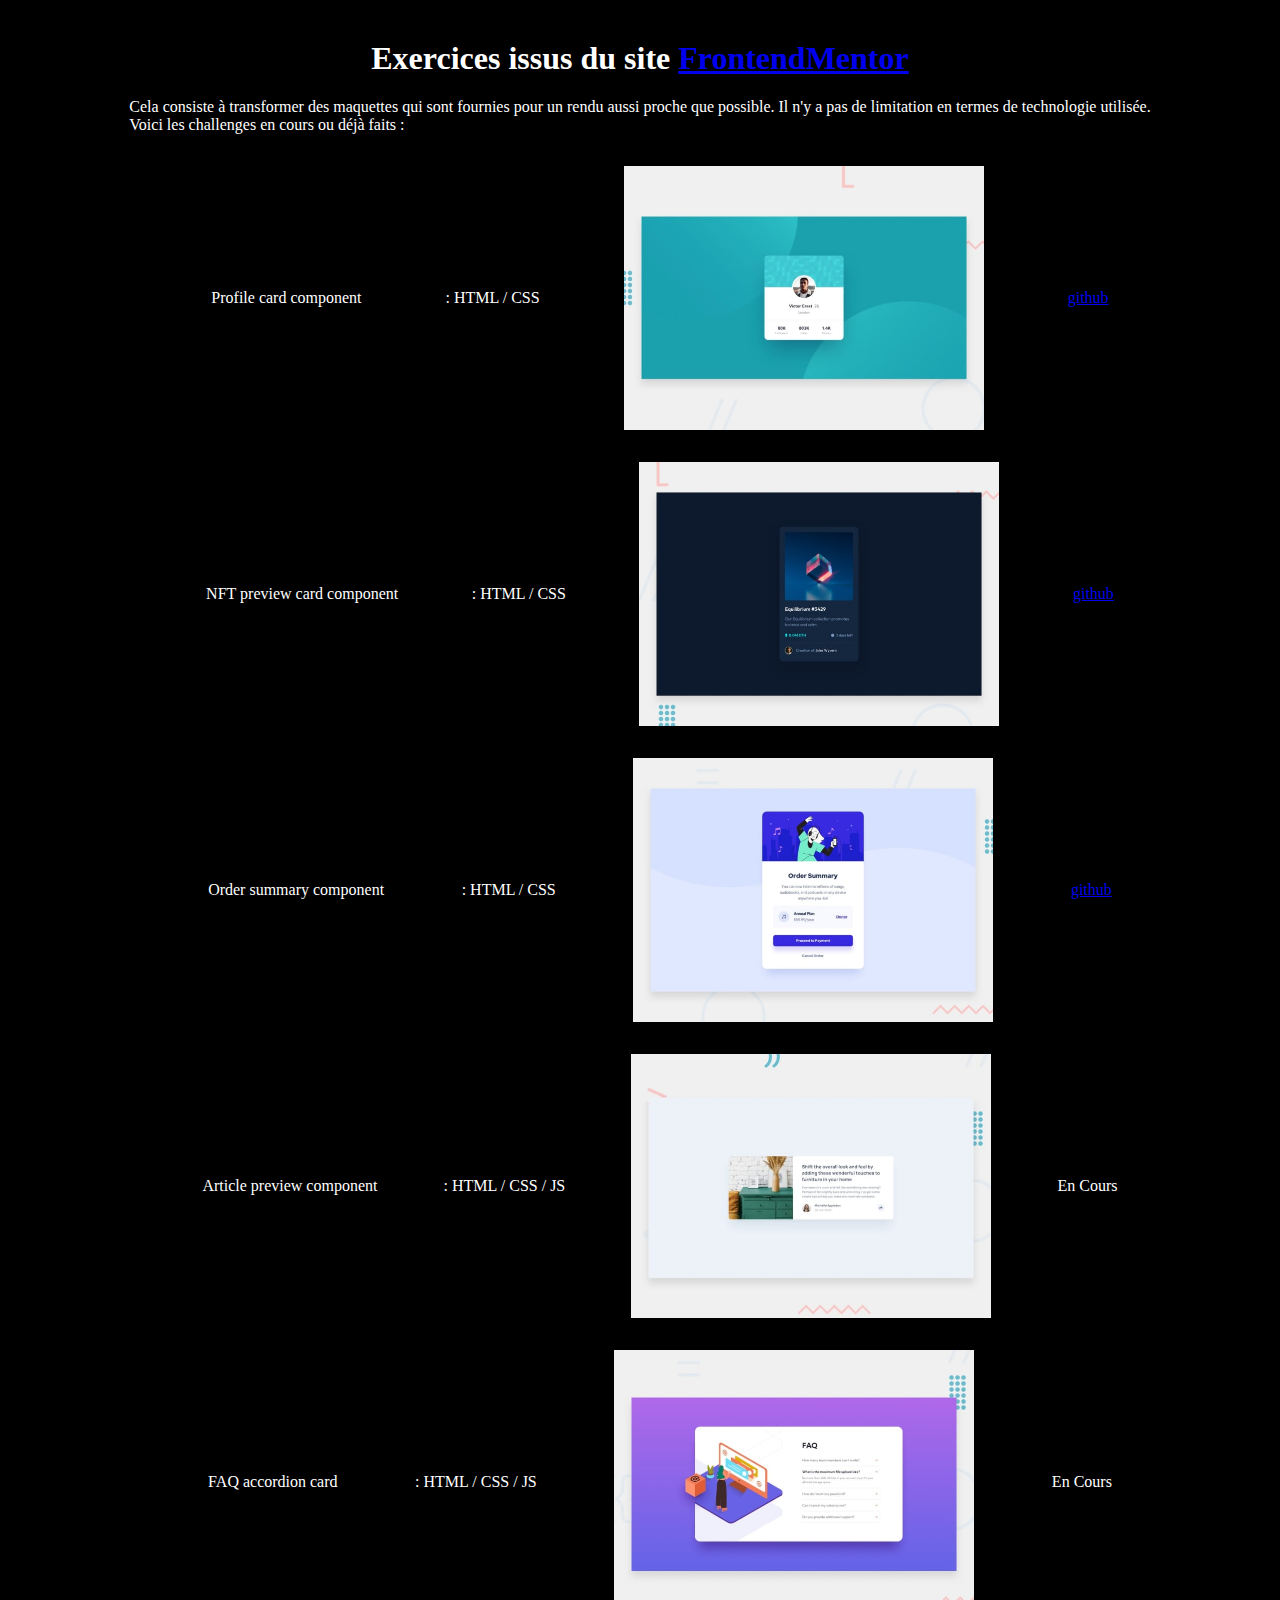
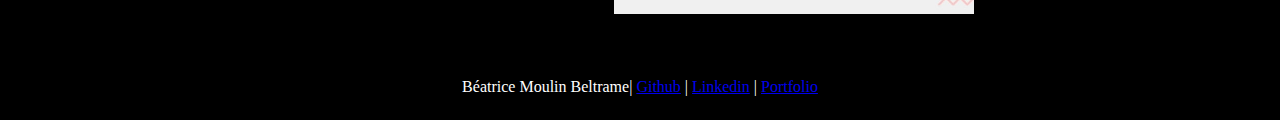
<file: index.html>
<!doctype html>
<html lang="fr">
<head>
  <meta charset="utf-8">
  <meta name="viewport" content="width=device-width, initial-scale=1, shrink-to-fit=no">
  <title>Développeur Web : Béatrice</title>
  <link rel="stylesheet" href="style.css" type="text/css" />  
</head>
<body>
    <main class="container">
        <section class="main">
            <h1 class="center"> Exercices issus du site <a href="https://www.frontendmentor.io/" target="_blank">FrontendMentor</a></h1>
            <p>
                Cela consiste à transformer des maquettes qui sont fournies pour un rendu aussi proche que possible. Il n'y a pas
                de limitation en termes de technologie utilisée.<br />
                Voici les challenges en cours ou déjà faits :   
            </p>
            <ul>
                <li>
                    <span class="bold">Profile card component</span> : HTML / CSS<br />
                    <img src="./challenges/FEM-PCC.jpg" width="360px"/>
                    <a href="https://github.com/bea14/FrontendMentor/tree/main/profile-card-component-main" target="_blank">github</a>  
                </li>
                <li>
                    <span class="bold">NFT preview card component</span> : HTML / CSS<br />
                    <img src="./challenges/FEM-NFTPCC.jpg" width="360px"/>
                    <a href="https://github.com/bea14/FrontendMentor/tree/main/nft-preview-card-component-main" target="_blank">github</a>  
                </li>
                <li>
                    <span class="bold">Order summary component</span> : HTML / CSS<br />
                    <img src="./challenges/FEM-OSC.jpg" width="360px"/>
                    <a href="https://github.com/bea14/FrontendMentor/tree/main/OrderSummary" target="_blank">github</a>  
                </li>
                <li>
                    <span class="bold">Article preview component</span> : HTML / CSS / JS<br />
                    <img src="./challenges/FEM-APC.jpg" width="360px"/>
                    En Cours 
                </li>
                <li>
                    <span class="bold">FAQ accordion card</span> : HTML / CSS / JS<br />
                    <img src="./challenges/FEM-FAQAC.jpg" width="360px"/>
                    En Cours   
                </li>
                
            </ul>
        </section>
    </main>

    <footer>
        <p class="center">Béatrice Moulin Beltrame| <a href="https://github.com/bea14/">Github</a> | <a href="https://www.linkedin.com/in/béatrice-moulin-beltrame">Linkedin</a> | <a href="#">Portfolio</a></p>
    </footer>

</body>
  
</html>
</file>
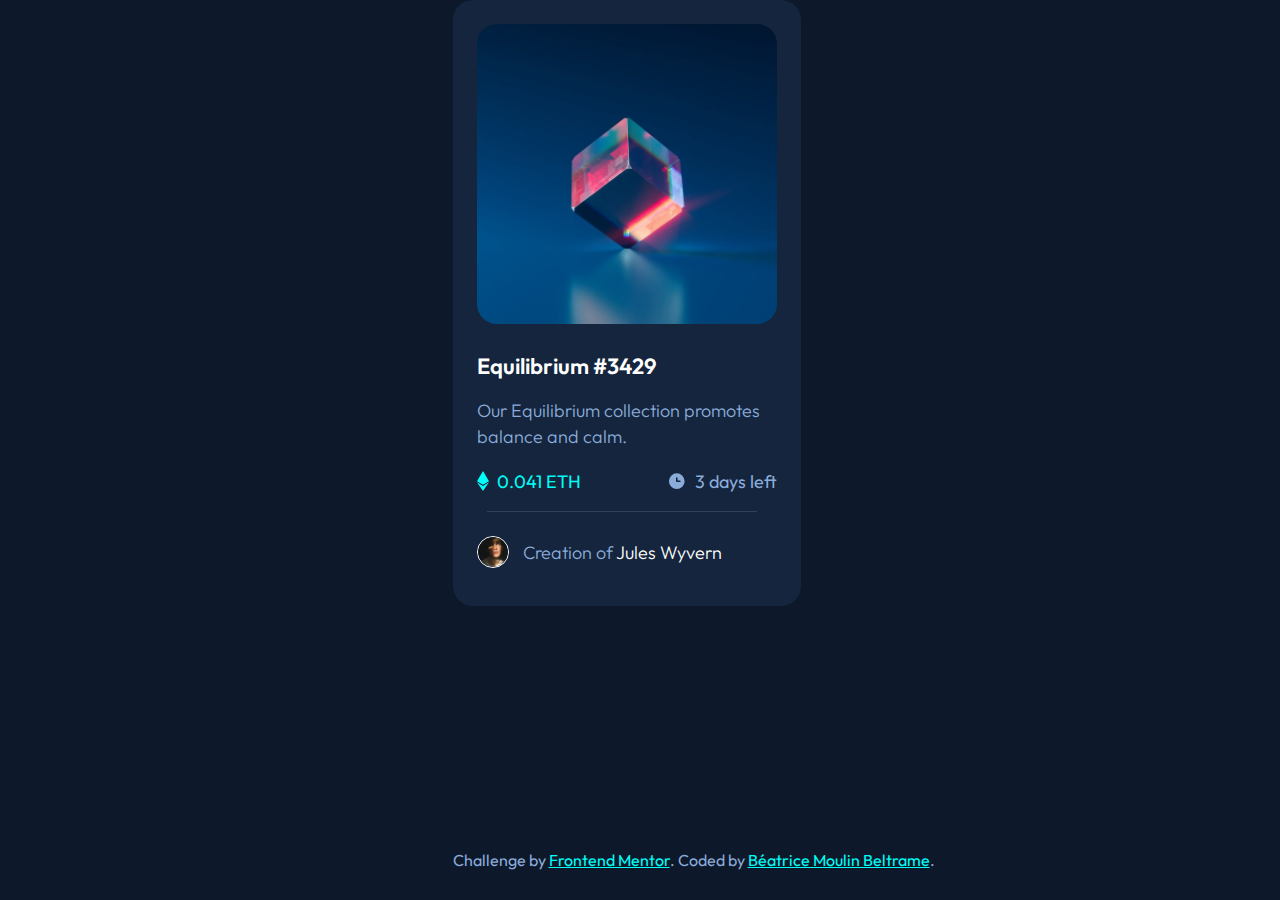
<file: nft-preview-card-component-main/index.html>
<!DOCTYPE html>
<html lang="en">
<head>
  <meta charset="UTF-8">
  <meta name="viewport" content="width=device-width, initial-scale=1.0"> <!-- displays site properly based on user's device -->

  <link rel="icon" type="image/png" sizes="32x32" href="./images/favicon-32x32.png">
  <link rel="stylesheet" href="style.css" type="text/css" />
  <link rel="preconnect" href="https://fonts.googleapis.com">
<link rel="preconnect" href="https://fonts.gstatic.com" crossorigin>
<link href="https://fonts.googleapis.com/css2?family=Outfit:wght@300;400;600&display=swap" rel="stylesheet"> 
  <title>Frontend Mentor | NFT preview card component</title>

</head>
<body>
  <div class="card">
    <div class="card-image">
      <img src="./images/image-equilibrium.jpg" alt="cube en verre transparent en équilibre">
    </div>
    <div class="card-title">
      <h1>Equilibrium #3429</h1>
    </div>
    <div class="card-text">
      <p>Our Equilibrium collection promotes balance and calm.</p>
    </div>
    <div class="card-infos">
      <div class="card-price">
        <img src="images/icon-ethereum.svg"><p>0.041 ETH</p>
      </div>
      <div class="card-days">
        <img src="./images/icon-clock.svg"><p>3 days left</p>
      </div>
    </div>
    <div class="line"></div>
    <div class="card-footer">
      <img src="./images/image-avatar.png" alt="avatar du créateur Jules Wyvern">
      <p>Creation of <span class="name">Jules Wyvern</span></p>
    </div>
  </div>
  <div class="attribution">
    Challenge by <a href="https://www.frontendmentor.io?ref=challenge" target="_blank">Frontend Mentor</a>. 
    Coded by <a href="#">Béatrice Moulin Beltrame</a>.
  </div>
</body>
</html>
</file>
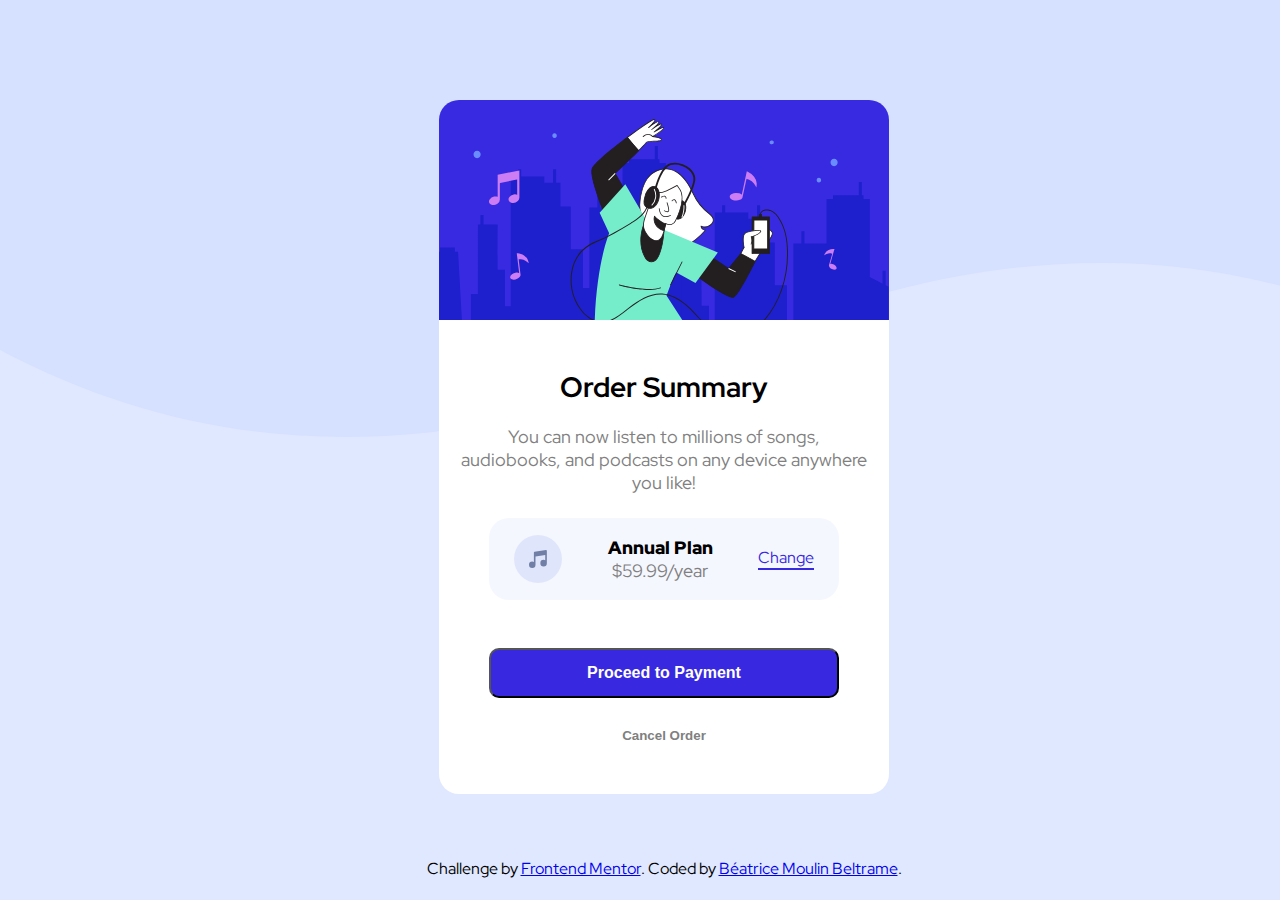
<file: OrderSummary/index.html>
<!DOCTYPE html>
<html lang="en">
<head>
  <meta charset="UTF-8">
  <meta name="viewport" content="width=device-width, initial-scale=1.0"> <!-- displays site properly based on user's device -->

  <link rel="icon" type="image/png" sizes="32x32" href="./images/favicon-32x32.png">
	<link rel="stylesheet" href="style.css" type="text/css" />
  <link rel="preconnect" href="https://fonts.googleapis.com">
<link rel="preconnect" href="https://fonts.gstatic.com" crossorigin>
<link href="https://fonts.googleapis.com/css2?family=Red+Hat+Display:wght@500;700;900&display=swap" rel="stylesheet"> 
  
  <title>Frontend Mentor | Order summary card</title>
</head>
<body>
  <div class="banner">
    <img src="./images/illustration-hero.svg">
  </div>
  <div class="main">
    <div class="UpperPart">
      <h1>Order Summary</h1>
      <p>You can now listen to millions of songs, audiobooks, and podcasts on any 
        device anywhere you like!</p>  
    </div>
    <div class="orderInfos">      
      <img src="./images/icon-music.svg" class="orderInfos_icon">
      <div class="orderInfos_price">
        <p><span class="bold">Annual Plan</span><br>
        $59.99/year</p>
      </div>
      <div class="orderInfos_link">Change</div>  
    </div>
    <div clas="buttons">
      <button class="button_pay">Proceed to Payment</button>  
      <button class="button_cancel">Cancel Order</button>
    </div>
    
  </div>
  
  

  

  
  
  <div class="attribution">
    Challenge by <a href="https://www.frontendmentor.io?ref=challenge" target="_blank">Frontend Mentor</a>. 
    Coded by <a href="#">Béatrice Moulin Beltrame</a>.
  </div>
</body>
</html>
</file>
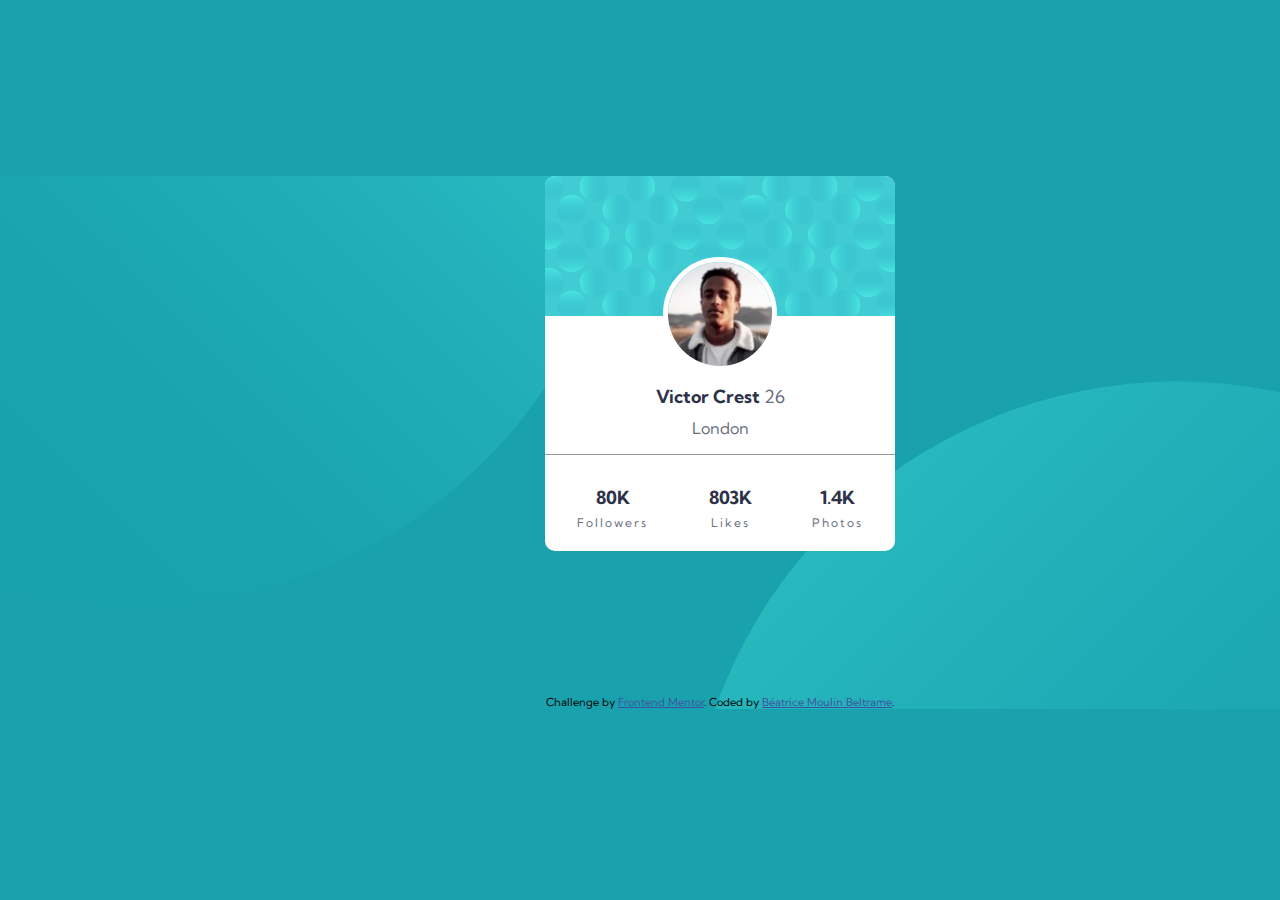
<file: profile-card-component-main/index.html>
<!DOCTYPE html>
<html lang="en">
<head>
  <meta charset="UTF-8">
  <meta name="viewport" content="width=device-width, initial-scale=1.0"> <!-- displays site properly based on user's device -->

  <link rel="icon" type="image/png" sizes="32xuio 2" href="./images/favicon-32x32.png">
  <link rel="stylesheet" href="style.css" type="text/css" />
  <title>Frontend Mentor | Profile card component</title>
  <link rel="preconnect" href="https://fonts.googleapis.com">
  <link rel="preconnect" href="https://fonts.gstatic.com" crossorigin>
  <link href="https://fonts.googleapis.com/css2?family=Kumbh+Sans:wght@400;700&display=swap" rel="stylesheet"> 
  <!-- Feel free to remove these styles or customise in your own stylesheet 👍 -->
  <style>
    .attribution { font-size: 11px; text-align: center; }
    .attribution a { color: hsl(228, 45%, 44%); }
  </style>
</head>
<body>
  <section>
    <div class="card">
      <div class="card-img">
        <img src="./images/bg-pattern-card.svg" alt="fond d'ecran">
      </div>      
      <div class="card-description">
        <div class="card-avatar">
          <img src="./images/image-victor.jpg" alt="avatar utilisateur">
        </div>
        <div class="card-text">
          <p class="name">Victor Crest <span class="age">26</span></p>
          <p class="town">London</p>
        </div>
      </div>
      <div class="card-footer">
        <div class="stats-followers">
          <p>80K<br />
          <span>Followers</span>
        </p>
        </div>
        <div class="stats-likes">
          <p>803K<br />
            <span>Likes</span>
          </p>
        </div>
        <div class="stats-photos">
          <p>1.4K<br />
            <span>Photos</span>
          </p>
        </div>
      </div>
    </div>
  </section>
  <div class="attribution">
    Challenge by <a href="https://www.frontendmentor.io?ref=challenge" target="_blank">Frontend Mentor</a>. 
    Coded by <a href="#">Béatrice Moulin Beltrame</a>.
  </div>
</body>
</html>
</file>
<file: style.css>
html{
    box-sizing: border-box;
}

body {    
    background-color: #000;
    color: #fff;
    display: flex;
    flex-direction: column;
    justify-content: center;
    align-items: center;
}

.main {
    margin : 2rem auto;
}

.center{
    text-align: center
}

ul{
    display: flex;
    flex-direction: column;
}

ul li {
    display: flex;
    flex-direction: row;
    justify-content: space-around;
    align-items: center;
    margin: 1rem 0;
}

#screen, #resultScreen {
    display: flex;
    flex-wrap: wrap;
    justify-content: center;
    align-items: center;
    background-color:#fff;
    color: #000
}

#keyboard {
    display: flex;
    flex-wrap: wrap;
    justify-content: center;
    align-items: center;
    padding-top: 2rem;
    padding-bottom: 2rem;
}

button{
    padding: 0.5rem;
}

.clear, .submit {
    background-color:#fff;
    width: 100px; 
    margin-top: 2rem;
    margin-left: 1rem;
    margin-right: 1rem;
}

input {margin: 0 auto;}
</file>
<file: nft-preview-card-component-main/style.css>
body {
    background: hsl(217, 54%, 11%);
    width: 375px;
    min-height: 100vh;
    font-family: 'Outfit', sans-serif;
    margin: 0;
}

.card {
    background-color: hsl(216, 50%, 16%);
    padding: 1.5rem;
    border-radius: 20px;
    width: 300px;
}

.card-image{
    position: relative;
    overflow: hidden;
    border-radius: 0.5rem;
    margin-bottom: 1.5rem;
    -webkit-border-radius: 0.5rem;
    -moz-border-radius: 0.5rem;
    -ms-border-radius: 0.5rem;
    -o-border-radius: 0.5rem;
}

.card-image img{
    text-align: center;;
    width: 100%;
    border-radius: 20px;
}

.card-title{
    margin-bottom: 0.75rem;
    padding-right: 2rem;
}

h1 {
    font-size: 22px;
    font-weight : 600;
    color: hsl(0, 0%, 100%);
}

p {
    font-size: 18px;
    font-weight: 300;
    line-height: 1.625rem;
    margin-bottom: 1rem;
    color: hsl(215, 51%, 70%);
}

.card-infos{
    display: flex;
    flex-direction: row;
    justify-content: space-between;
    align-items: center;
    margin: -15px 0 0 0;
}

.card-price, .card-days{
    display: flex;
    flex-direction: row;
    align-items: center;
    justify-content: center;
}

.card-price img, .card-days img{
    height: 20px;
    margin-right: 0.5rem;
}

.card-price p{
    color: hsl(178, 100%, 50%);
    font-weight : 400;
}
.card-days p{
    color: hsl(215, 51%, 70%);
    font-weight : 400;
}

.line{
    background-color:hsl(215, 32%, 27%);
    margin: 0 10px;
    width: 90%;
    height: 1px;
}

.card-footer{
    display: flex;
    flex-direction: row;
    justify-content: flex-start;
    align-items: center;
    color: hsl(215, 51%, 70%);
    margin-top: 10px;
}

.card-footer img {
    width: 30px;
    height: 30px;
    border: 1px solid hsl(0, 0%, 100%);
    margin-right: 0.9rem;
    border-radius: 50%;
}

.name {
    color: hsl(0, 0%, 100%);
    padding: 0;
    margin:0
}

.name:hover, h1:hover, .card-image:hover {
    cursor: pointer;
}

h1:hover, .name:hover{    
    color: hsl(178, 100%, 50%);
}

.card-image:hover::before {
    content: "";
    position: absolute;
    top: 0;
    left: 0;
    width: 100%;
    height: 100%;
    background-color: hsl(178, 100%, 50%);
    opacity: 0.4;
  }
  .card-image:hover::after {
    content: "";
    position: absolute;
    top: 0;
    left: 0;
    width: 100%;
    height: 100%;
    background: url(./images/icon-view.svg) no-repeat center;
  }

 .attribution {
    color: hsl(215, 51%, 70%);
    position: absolute;
    bottom: 30px;
    font-size: 12px;
  }
 
  .attribution a {
    color: hsl(178, 100%, 50%);
  }

/*responsive*/
@media screen and (min-width : 990px){
    body {
        max-width: 1440px;
        margin: 0 auto;
    }
    .attribution {
      font-size: 16px;
    }
}
</file>
<file: OrderSummary/style.css>
html {

}

body {
    background: hsl(225, 100%, 94%);
    background-image: url(./images/pattern-background-mobile.svg);
    background-repeat: no-repeat;
    max-width: 395px;
    text-align: center;
    font-family: 'Red Hat Display', sans-serif;
    margin: 1.75rem 0 0 3rem;
}

.banner {
    margin-top:4.5em;
    margin-bottom:0;
    width: 100%;
    z-index: 500;
}

.banner img {
    max-width: 395px;
    width: 100%;
    border-top-left-radius: 20px;
    border-top-right-radius: 20px;
    object-fit: cover;
}

.main {
    background-color: white;
    margin-bottom: 4em;
    margin-top:-1.7em;
    padding-top:0.5rem;
    border-radius: 20px;
    height: 53vh;
}

h1 {
    font-weight : 700;
    font-size: 22px;
}

.UpperPart{
    padding-top: 2em;
    margin-bottom: 1.5em;
}

p {
    font-size: 18px;
    padding: 0 20px;
    color: grey;
}

.orderInfos{
    display: flex;
    flex-direction: row;
    justify-content: space-evenly;
    align-items: center;
    margin: 0 auto 1.5em auto;
    background-color: hsl(225, 100%, 98%);
    border-radius: 20px;
    width: 300px;
}

.bold {
    font-weight: 900;
    color: black
}

.orderInfos_link{
    color:hsl(245, 75%, 52%);
    border-bottom : 2px solid hsl(245, 75%, 52%)
}

.orderInfos_link:hover {
    border-bottom : unset;
    color:hsl(245, 75%, 62%);
}
/*boutons*/
.buttons{
    display: flex;
    flex-direction: column;
}

.button_pay {
    background-color: hsl(245, 75%, 52%);
    color: white;
    font-weight: 900;
    height: 50px;
    width: 275px;
    border-radius: 10px;
    margin: 0 auto;
}

.button_pay:hover{
    background-color: hsl(245, 75%, 62%);
}
.button_cancel{
    font-weight: 900;
    height: 50px;
    width: 320px;
    margin: 0 auto;
    background-color:white;
    border: 0;
    color: grey;
}

.button_cancel:hover{
    color: hsl(223, 47%, 23%)
}


/*responsive*/
@media screen and (min-width : 990px){
    body {
        max-width: 1440px;
        display: flex;
        flex-direction: column;
        justify-content: center;
        align-items: center;
        background-image: url(./images/pattern-background-desktop.svg)
    }
    .banner {
        max-width: 450px;
    }
    .banner img {
        max-width: 450px;
    }
    .main{
        max-width: 450px;
        padding-top:1.2rem;
    }
    h1 {
        font-weight : 700;
        font-size: 28px;
    }
    .orderInfos{
        justify-content: space-evenly;
        margin: 0 auto 1.5em auto;
        width: 350px;
    }
    .button_pay {
       font-size: 16px;
        width: 350px;
        margin: 1.5rem auto;
    }
    .button_cancel{
        margin: -0.7rem auto;
        background-color:white;
        border: 0;
        color: grey;
    }
}
</file>
<file: profile-card-component-main/style.css>
html{
    box-sizing: border-box;
    background-color: hsl(185, 75%, 39%);
}

body {    
    font-family: 'Kumbh Sans', sans-serif;
    background: url("./images/bg-pattern-bottom.svg") right -775px bottom -350px no-repeat,url("./images/bg-pattern-top.svg") top -775px left -350px no-repeat;
   /*height: 100vh;*/
   margin: 0;
   padding: 0;
}

.card {
    background-color: white;
    margin: 9rem 1.75rem;
    border-radius: 10px;
    width: 320px;
    height: 375px;
}

.card-img {
   width: 100%;
   height: 9rem;
    border-top-left-radius: 10px;
    border-top-right-radius: 10px;
	overflow: hidden;
}

.card-description {
    text-align: center;
    margin-top: -18%;
}

.card-avatar img{
    width: 6.5rem;
    height: 6.5rem;
    border-radius: 50%;
    border: 5px solid white;
}

.card-text{
    text-align: center;
    margin-top: -0.5rem;
}

.name {
    font-size: 18px;
    font-weight: 700;
    color: hsl(229, 23%, 23%);
}

.age {
    color: hsl(227, 10%, 46%);
    padding: 0;
    font-weight: 400;
}

.town {
    color: hsl(227, 10%, 46%);
    padding: 0;
    font-weight: 400;
    margin-top: -0.5rem;
}

.card-footer{
    display: flex;
    flex-direction: row;
    justify-content: space-between;
    align-items: center;
    border-top: 1px solid hsl(0, 0%, 59%);
    text-align: center;
    padding: 0.8rem 2rem ;
}

.card-footer p{
    font-size: 18px;
    font-weight: 700;
    color: hsl(229, 23%, 23%);
}

.card-footer span {
    font-size: 12px;
    font-weight: 400;
    color: hsl(227, 10%, 46%);
    letter-spacing: 2px;
}
/*responsive*/
@media screen and (min-width : 990px){
    body {
        max-width: 1440px;
        width: 1440px;
        background: url("images/bg-pattern-bottom.svg") right -225px bottom -650px no-repeat,url("images/bg-pattern-top.svg") top -550px left -350px no-repeat;
    }
    .card {
        margin-left: auto;
        margin-right: auto;
        margin-top: 11rem;
        width: 350px;
    }
}
</file>
